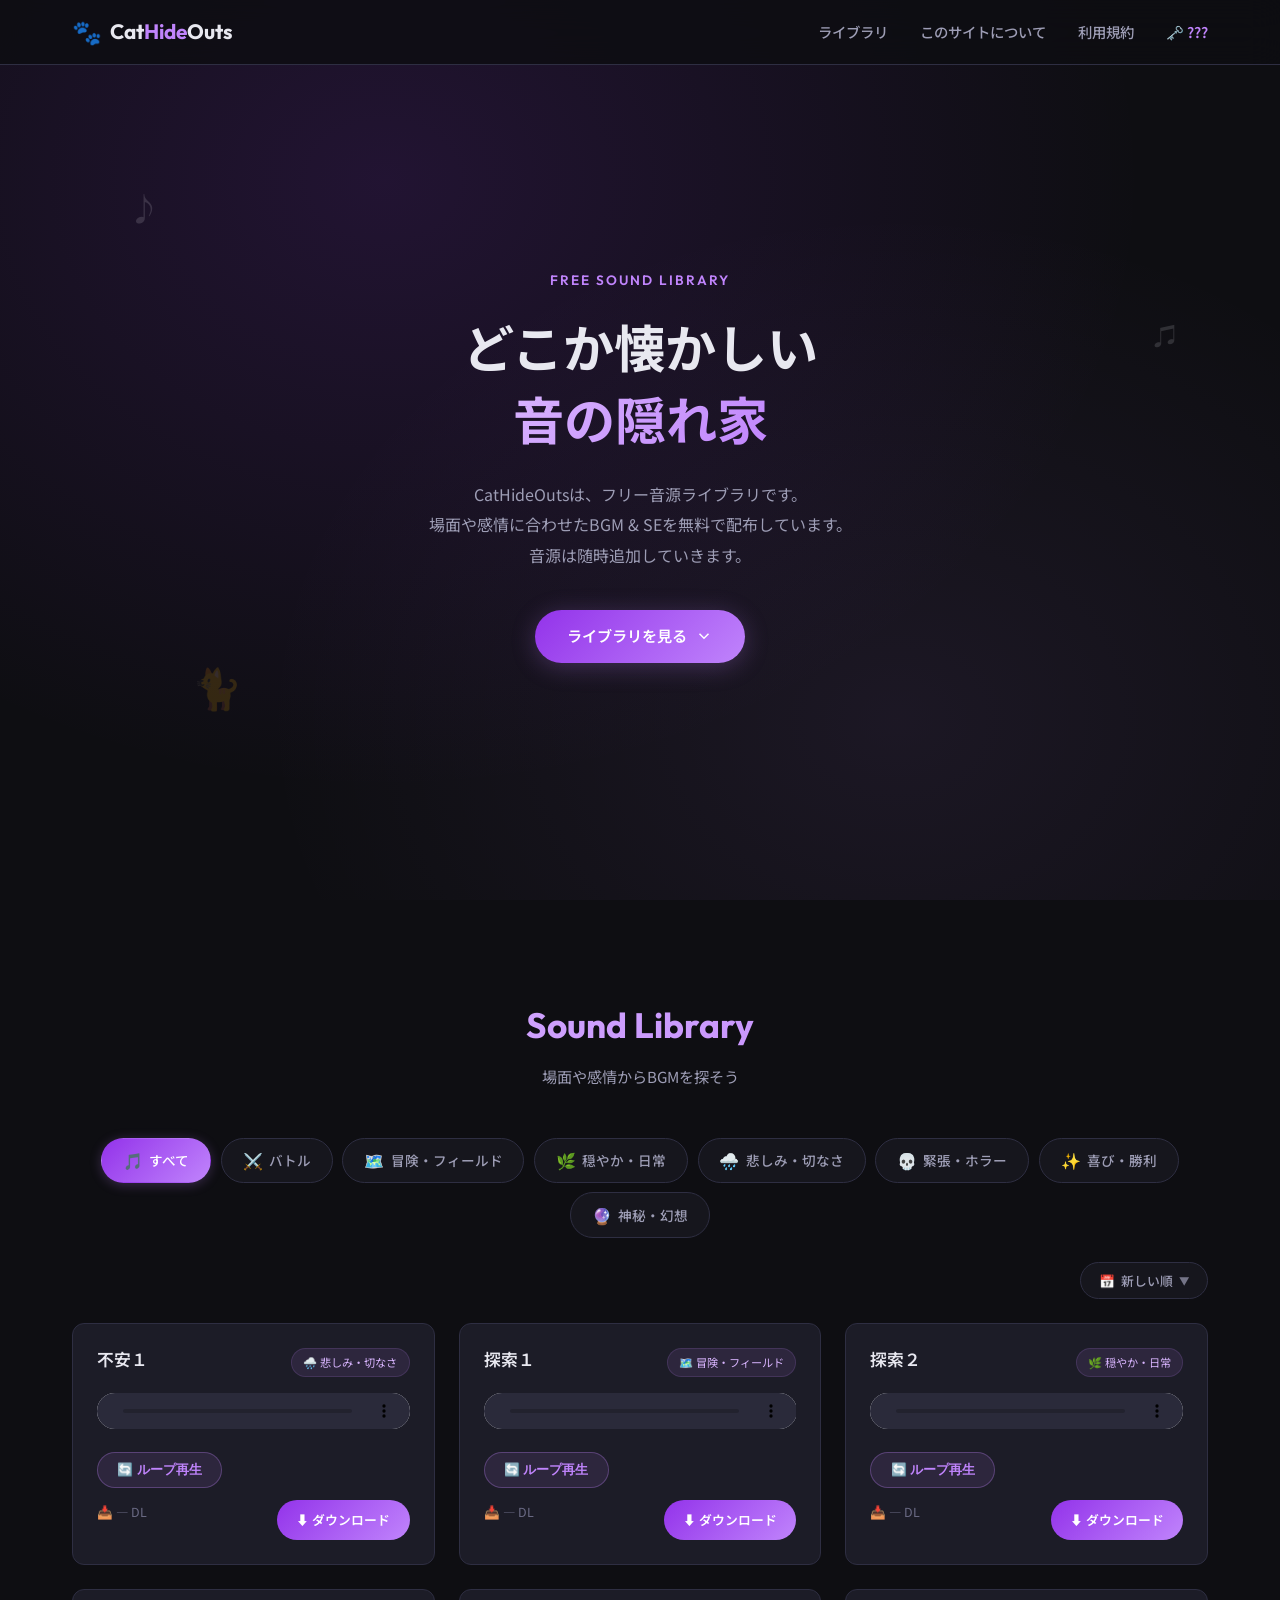
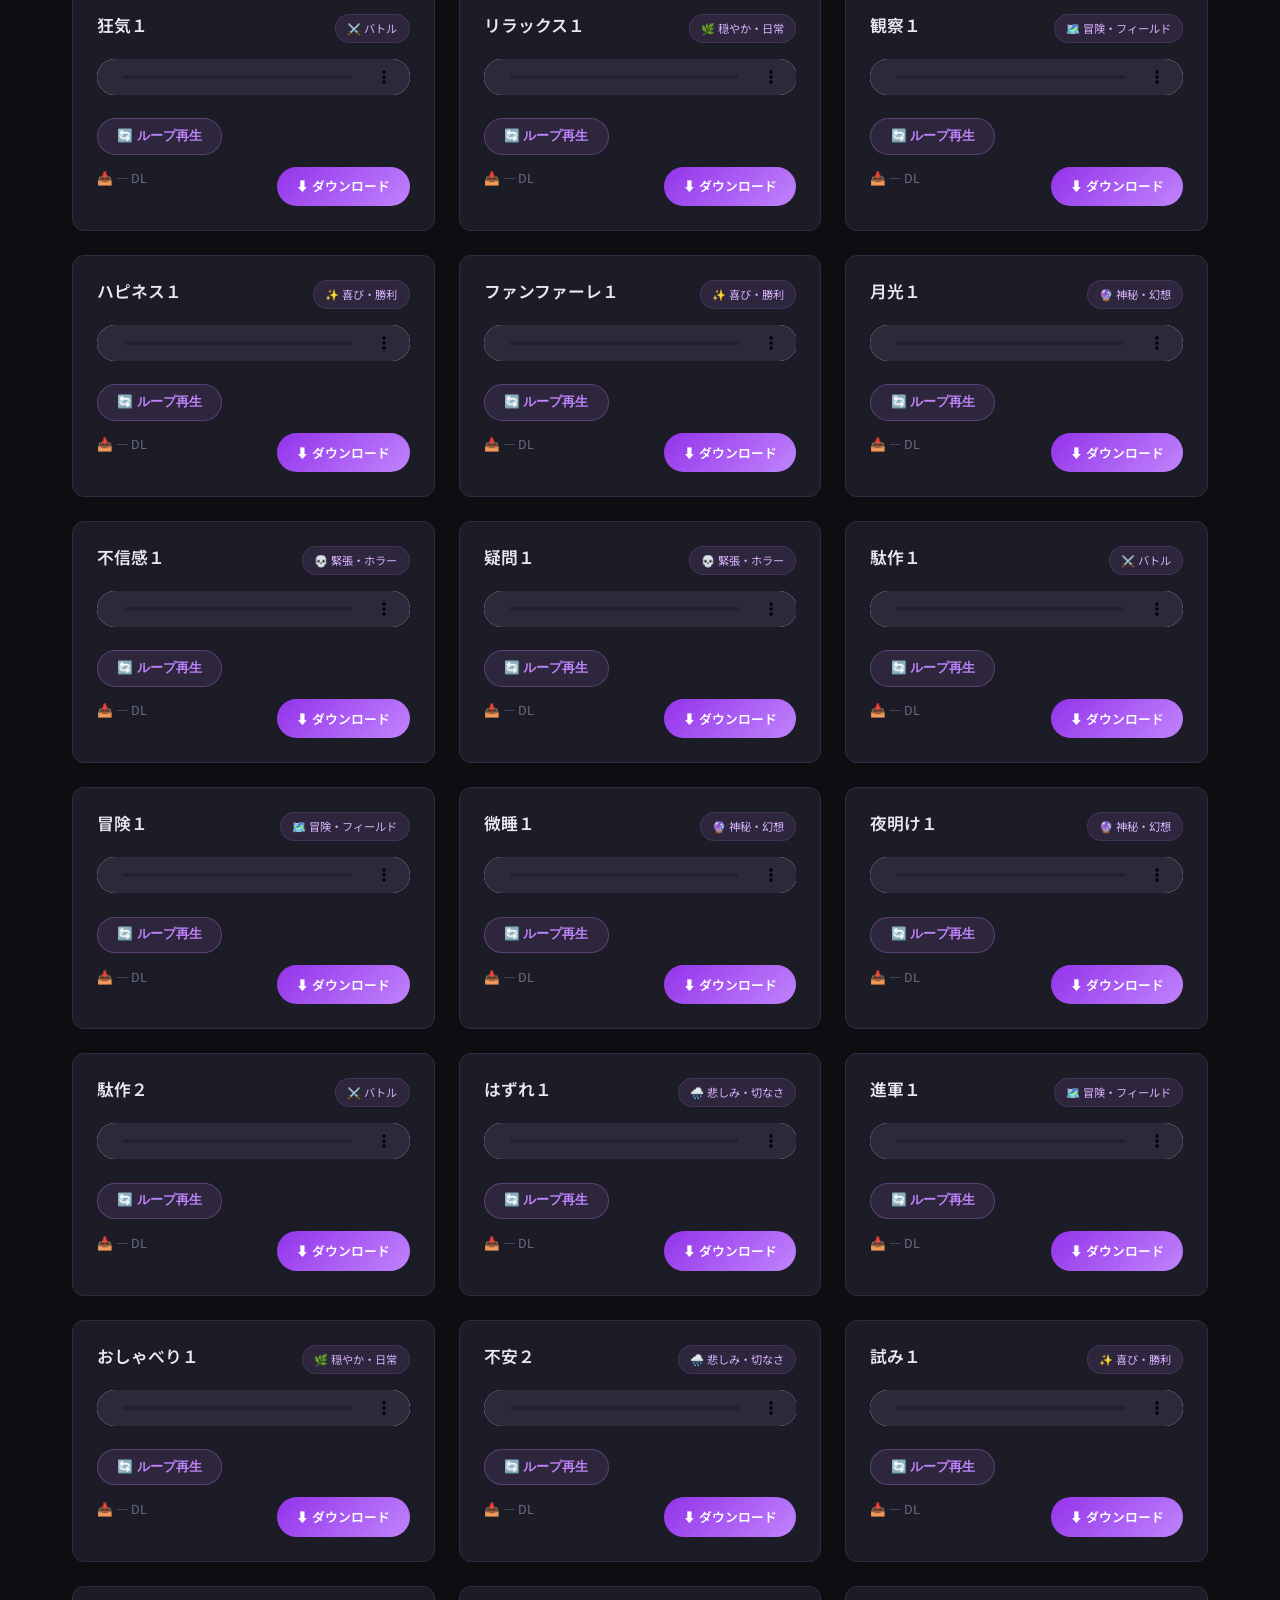
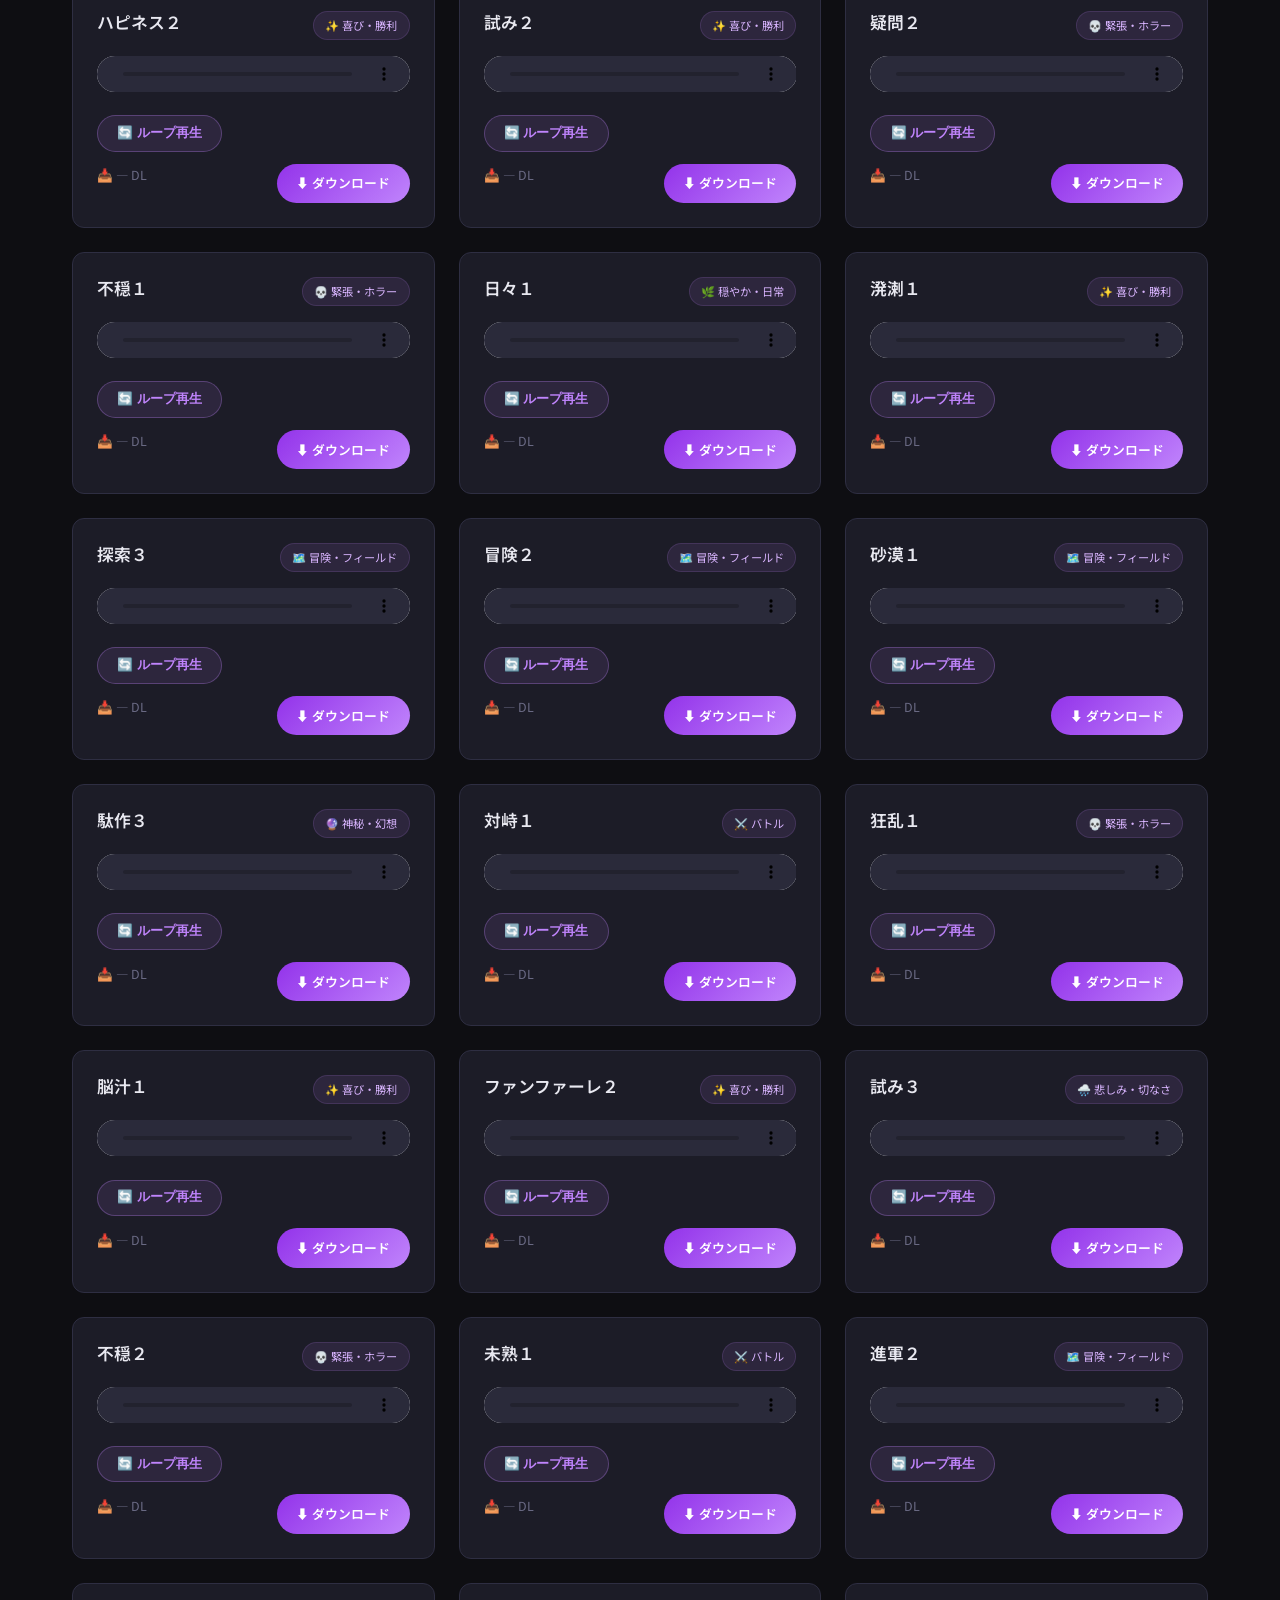
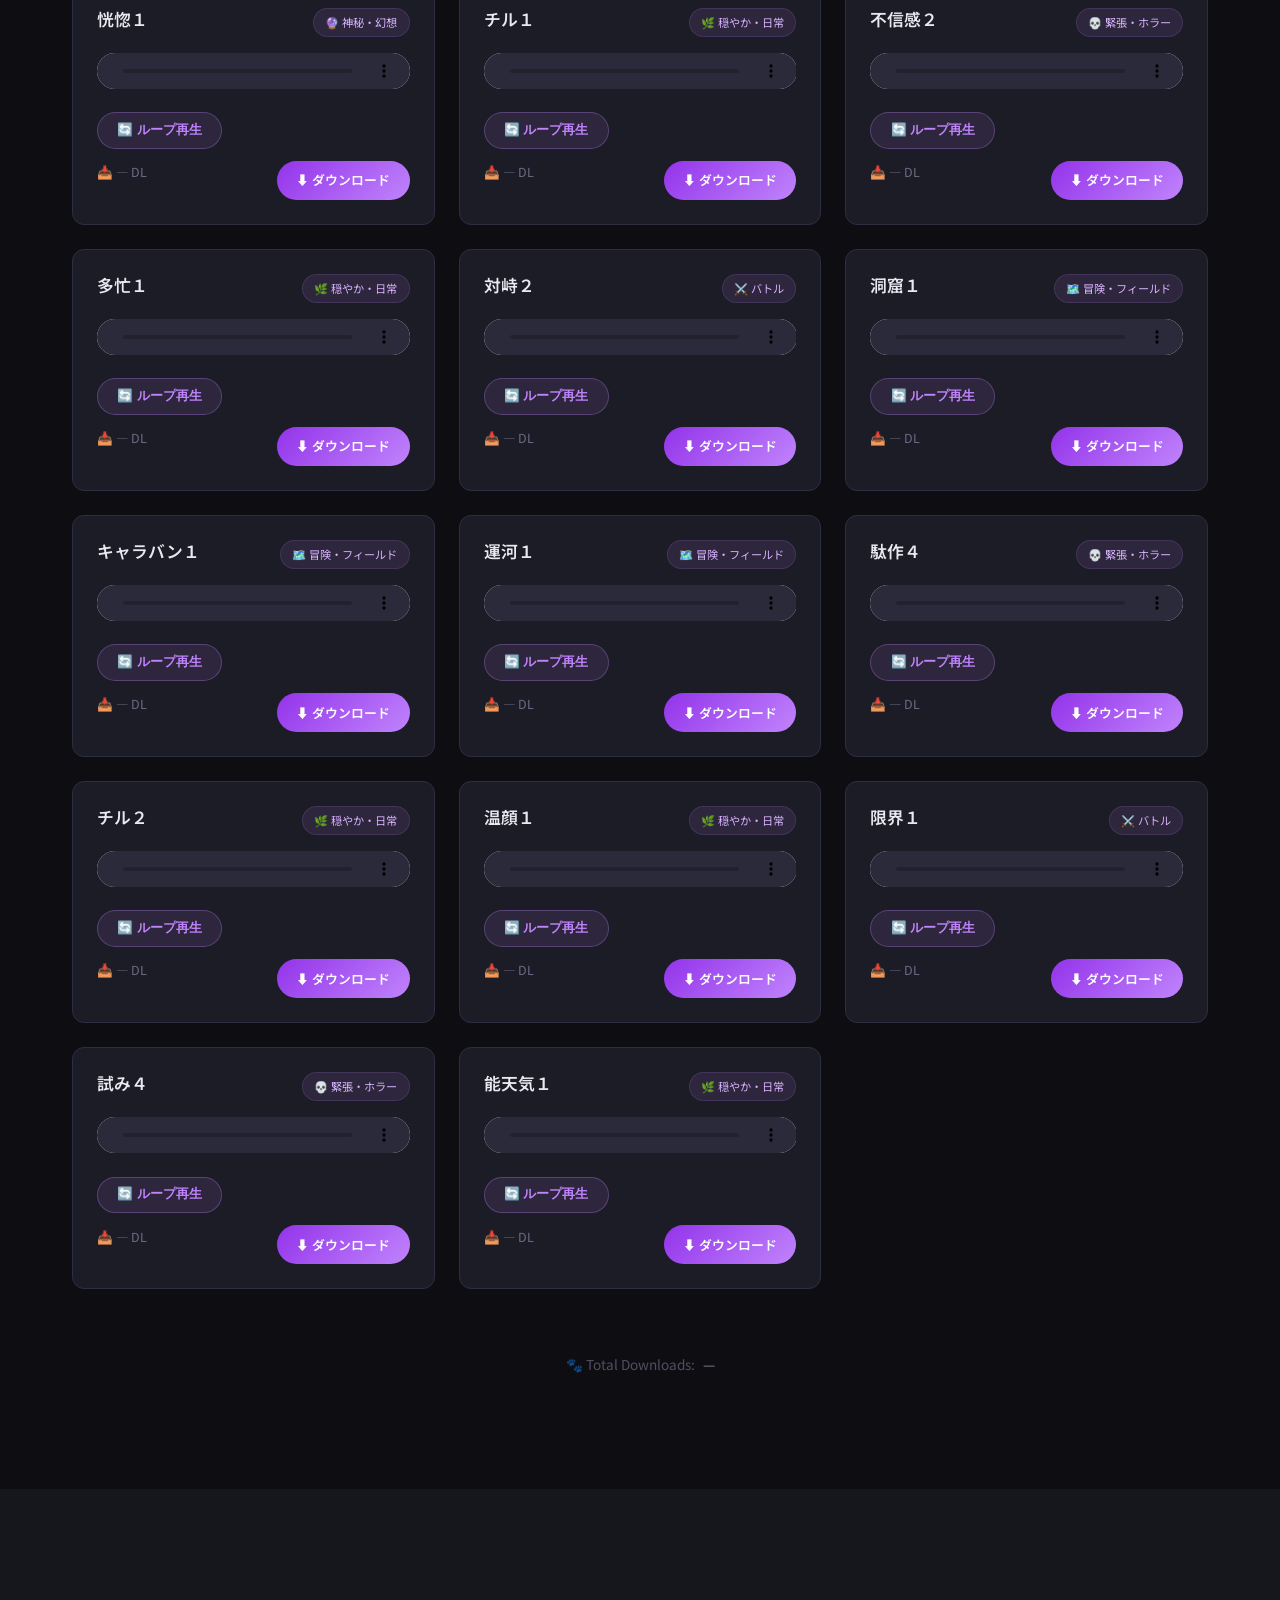
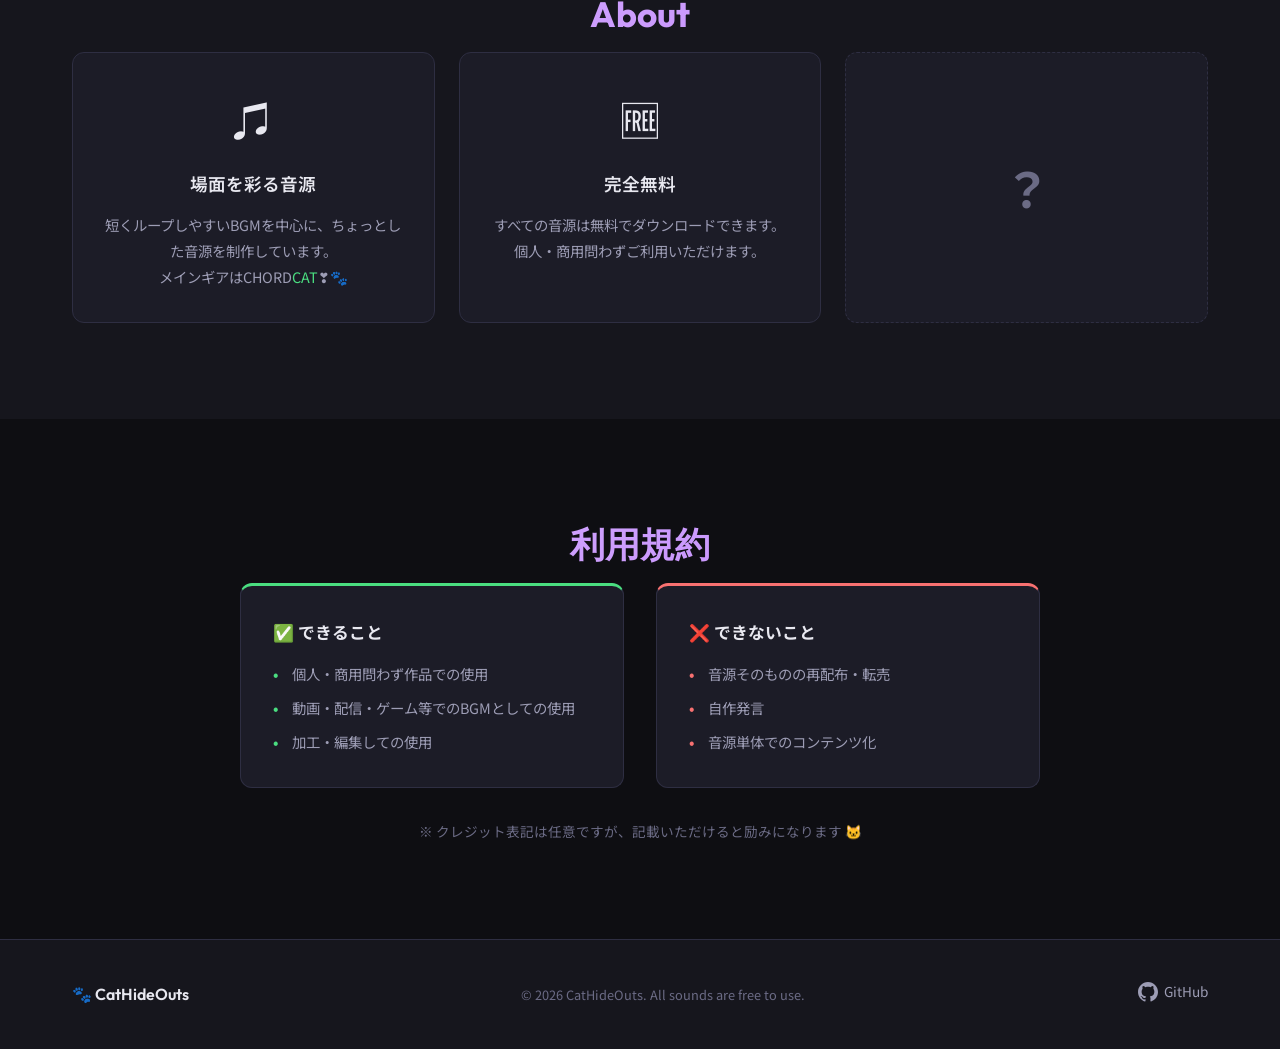
<file: docs/index.html>
<!DOCTYPE html>
<html lang="ja">
<head>
    <meta charset="UTF-8">
    <meta name="viewport" content="width=device-width, initial-scale=1.0">
    <title>フリー音源・無料BGM配布サイト | CatHideOuts - 商用利用可能な音楽素材ライブラリ</title>
    <meta name="description" content="CatHideOuts（キャットハイドアウツ）は無料でBGM・効果音をダウンロードできるフリー音源サイトです。バトル、冒険、日常、ホラーなど場面や感情に合わせた高品質な音楽素材を配布。個人・商用問わず利用可能。ゲーム、動画、配信のBGMに最適な音源ライブラリ。">
    <meta name="keywords" content="フリー音源,無料,BGM,音楽素材,効果音,商用利用可,ゲームBGM,動画BGM,配信BGM,ループ音源,著作権フリー,無料ダウンロード,フリー素材,音源ライブラリ">
    
    <!-- Open Graph / Facebook -->
    <meta property="og:type" content="website">
    <meta property="og:url" content="https://gomi-kuzu.github.io/cat-hideouts/">
    <meta property="og:title" content="フリー音源・無料BGM配布サイト | CatHideOuts">
    <meta property="og:description" content="ここは音の隠れ家。気軽に使える音源が、静かに集まる場所。">
    <meta property="og:image" content="https://gomi-kuzu.github.io/cat-hideouts/og-image.png">
    <meta property="og:locale" content="ja_JP">
    <meta property="og:site_name" content="CatHideOuts">
    
    <!-- Twitter Card -->
    <meta name="twitter:card" content="summary_large_image">
    <meta name="twitter:title" content="フリー音源・無料BGM配布サイト | CatHideOuts">
    <meta name="twitter:description" content="ここは音の隠れ家。気軽に使える音源が、静かに集まる場所。">
    <meta name="twitter:image" content="https://gomi-kuzu.github.io/cat-hideouts/og-image.png">
    
    <!-- Additional SEO -->
    <meta name="author" content="CatHideOuts">
    <meta name="robots" content="index, follow">
    <link rel="canonical" href="https://gomi-kuzu.github.io/cat-hideouts/">
    <meta name="theme-color" content="#1a1a2e">
    
    <!-- JSON-LD Structured Data -->
    <script type="application/ld+json">
    {
      "@context": "https://schema.org",
      "@type": "WebSite",
      "name": "CatHideOuts",
      "alternateName": "キャットハイドアウツ",
      "url": "https://gomi-kuzu.github.io/cat-hideouts/",
      "description": "無料でBGM・効果音をダウンロードできるフリー音源サイト",
      "publisher": {
        "@type": "Organization",
        "name": "CatHideOuts"
      },
      "potentialAction": {
        "@type": "SearchAction",
        "target": "https://gomi-kuzu.github.io/cat-hideouts/#library?q={search_term_string}",
        "query-input": "required name=search_term_string"
      }
    }
    </script>
    
    <link rel="stylesheet" href="style.css">
    <link rel="preconnect" href="https://fonts.googleapis.com">
    <link rel="preconnect" href="https://fonts.gstatic.com" crossorigin>
    <link href="https://fonts.googleapis.com/css2?family=Outfit:wght@300;400;500;600;700&family=Noto+Sans+JP:wght@300;400;500;700&display=swap" rel="stylesheet">
</head>
<body>

    <!-- ========== HEADER ========== -->
    <header class="site-header">
        <div class="header-inner">
            <a href="#" class="logo">
                <span class="logo-icon">🐾</span>
                <span class="logo-text">Cat<span class="accent">Hide</span>Outs</span>
            </a>
            <nav class="global-nav">
                <a href="#library">ライブラリ</a>
                <a href="#about">このサイトについて</a>
                <a href="#license">利用規約</a>
                <a href="game/" class="nav-game">🗝️ ???</a>
            </nav>
            <button class="mobile-menu-btn" aria-label="メニューを開く">
                <span></span><span></span><span></span>
            </button>
        </div>
    </header>

    <!-- ========== HERO ========== -->
    <section class="hero">
        <div class="hero-bg"></div>
        <div class="hero-content">
            <p class="hero-sub">Free Sound Library</p>
            <h1 class="hero-title">
                どこか懐かしい<br>
                <span class="accent">音の隠れ家</span>
            </h1>
            <p class="hero-desc">
                CatHideOutsは、フリー音源ライブラリです。<br>
                場面や感情に合わせたBGM &amp; SEを無料で配布しています。<br>
                音源は随時追加していきます。
            </p>
            <a href="#library" class="btn btn-primary">
                <span>ライブラリを見る</span>
                <svg width="18" height="18" viewBox="0 0 24 24" fill="none" stroke="currentColor" stroke-width="2"><path d="M6 9l6 6 6-6"/></svg>
            </a>
        </div>
        <!-- floating notes decoration -->
        <div class="hero-deco hero-deco--1">♪</div>
        <div class="hero-deco hero-deco--2">♫</div>
        <div class="hero-deco hero-deco--3">🐈</div>
    </section>

    <!-- ========== LIBRARY ========== -->
    <section id="library" class="library">
        <div class="container">
            <h2 class="section-title">Sound Library</h2>
            <p class="section-subtitle">場面や感情からBGMを探そう</p>

            <!-- Category Filter -->
            <div class="category-filter">
                <button class="filter-btn active" data-category="all">
                    <span class="filter-icon">🎵</span> すべて
                </button>
                <button class="filter-btn" data-category="battle">
                    <span class="filter-icon">⚔️</span> バトル
                </button>
                <button class="filter-btn" data-category="adventure">
                    <span class="filter-icon">🗺️</span> 冒険・フィールド
                </button>
                <button class="filter-btn" data-category="calm">
                    <span class="filter-icon">🌿</span> 穏やか・日常
                </button>
                <button class="filter-btn" data-category="sad">
                    <span class="filter-icon">🌧️</span> 悲しみ・切なさ
                </button>
                <button class="filter-btn" data-category="tension">
                    <span class="filter-icon">💀</span> 緊張・ホラー
                </button>
                <button class="filter-btn" data-category="happy">
                    <span class="filter-icon">✨</span> 喜び・勝利
                </button>
                <button class="filter-btn" data-category="mysterious">
                    <span class="filter-icon">🔮</span> 神秘・幻想
                </button>
            </div>

            <!-- Sort Control -->
            <div class="sort-control">
                <button class="btn-sort" id="sortToggle">
                    <span>📅</span>
                    <span class="sort-label">新しい順</span>
                    <span class="sort-arrow">▼</span>
                </button>
            </div>

            <!-- Track Grid -->
            <div class="track-grid" id="trackGrid">
                <!-- トラックカードはJSで動的に生成されます -->
            </div>

            <div class="empty-state" id="emptyState" style="display: none;">
                <p>🐾 このカテゴリにはまだ曲がありません</p>
            </div>

            <!-- Total Downloads -->
            <div class="library-stats" id="libraryStats">
                <span class="stats-label">🐾 Total Downloads:</span>
                <span class="stats-count" id="totalDownloads">集計中...</span>
            </div>
        </div>
    </section>

    <!-- ========== ABOUT ========== -->
    <section id="about" class="about">
        <div class="container">
            <h2 class="section-title">About</h2>
            <div class="about-grid">
                <div class="about-card">
                    <div class="about-icon">♫</div>
                    <h3>場面を彩る音源</h3>
                    <p>短くループしやすいBGMを中心に、ちょっとした音源を制作しています。</p>
                    <p>メインギアはCHORD<span class="cat-accent">CAT</span>❣🐾</p>
                </div>
                <div class="about-card">
                    <div class="about-icon">🆓</div>
                    <h3>完全無料</h3>
                    <p>すべての音源は無料でダウンロードできます。個人・商用問わずご利用いただけます。</p>
                </div>
                <a href="game/" class="about-card about-card--secret">
                    <div class="secret-icon">？</div>
                </a>

            </div>
        </div>
    </section>

    <!-- ========== LICENSE ========== -->
    <section id="license" class="license">
        <div class="container">
            <h2 class="section-title">利用規約</h2>
            <div class="license-content">
                <div class="license-ok">
                    <h3>✅ できること</h3>
                    <ul>
                        <li>個人・商用問わず作品での使用</li>
                        <li>動画・配信・ゲーム等でのBGMとしての使用</li>
                        <li>加工・編集しての使用</li>
                    </ul>
                </div>
                <div class="license-ng">
                    <h3>❌ できないこと</h3>
                    <ul>
                        <li>音源そのものの再配布・転売</li>
                        <li>自作発言</li>
                        <li>音源単体でのコンテンツ化</li>
                    </ul>
                </div>
            </div>
            <p class="license-note">※ クレジット表記は任意ですが、記載いただけると励みになります 🐱</p>
        </div>
    </section>

    <!-- ========== FOOTER ========== -->
    <footer class="site-footer">
        <div class="container">
            <div class="footer-inner">
                <p class="footer-logo">🐾 CatHideOuts</p>
                <p class="footer-copy">&copy; 2026 CatHideOuts. All sounds are free to use.</p>
                <div class="footer-links">
                    <a href="https://github.com/gomi-kuzu/cat-hideouts" target="_blank" rel="noopener">
                        <svg width="20" height="20" viewBox="0 0 24 24" fill="currentColor"><path d="M12 0C5.37 0 0 5.37 0 12c0 5.3 3.438 9.8 8.205 11.385.6.113.82-.258.82-.577 0-.285-.01-1.04-.015-2.04-3.338.724-4.042-1.61-4.042-1.61-.546-1.385-1.335-1.755-1.335-1.755-1.087-.744.084-.729.084-.729 1.205.084 1.838 1.236 1.838 1.236 1.07 1.835 2.809 1.305 3.495.998.108-.776.417-1.305.76-1.605-2.665-.3-5.466-1.332-5.466-5.93 0-1.31.465-2.38 1.235-3.22-.135-.303-.54-1.523.105-3.176 0 0 1.005-.322 3.3 1.23.96-.267 1.98-.399 3-.405 1.02.006 2.04.138 3 .405 2.28-1.552 3.285-1.23 3.285-1.23.645 1.653.24 2.873.12 3.176.765.84 1.23 1.91 1.23 3.22 0 4.61-2.805 5.625-5.475 5.92.42.36.81 1.096.81 2.22 0 1.605-.015 2.896-.015 3.286 0 .315.21.69.825.57C20.565 21.795 24 17.295 24 12c0-6.63-5.37-12-12-12z"/></svg>
                        GitHub
                    </a>
                </div>
            </div>
        </div>
    </footer>

    <script src="app.js"></script>
</body>
</html>
</file>
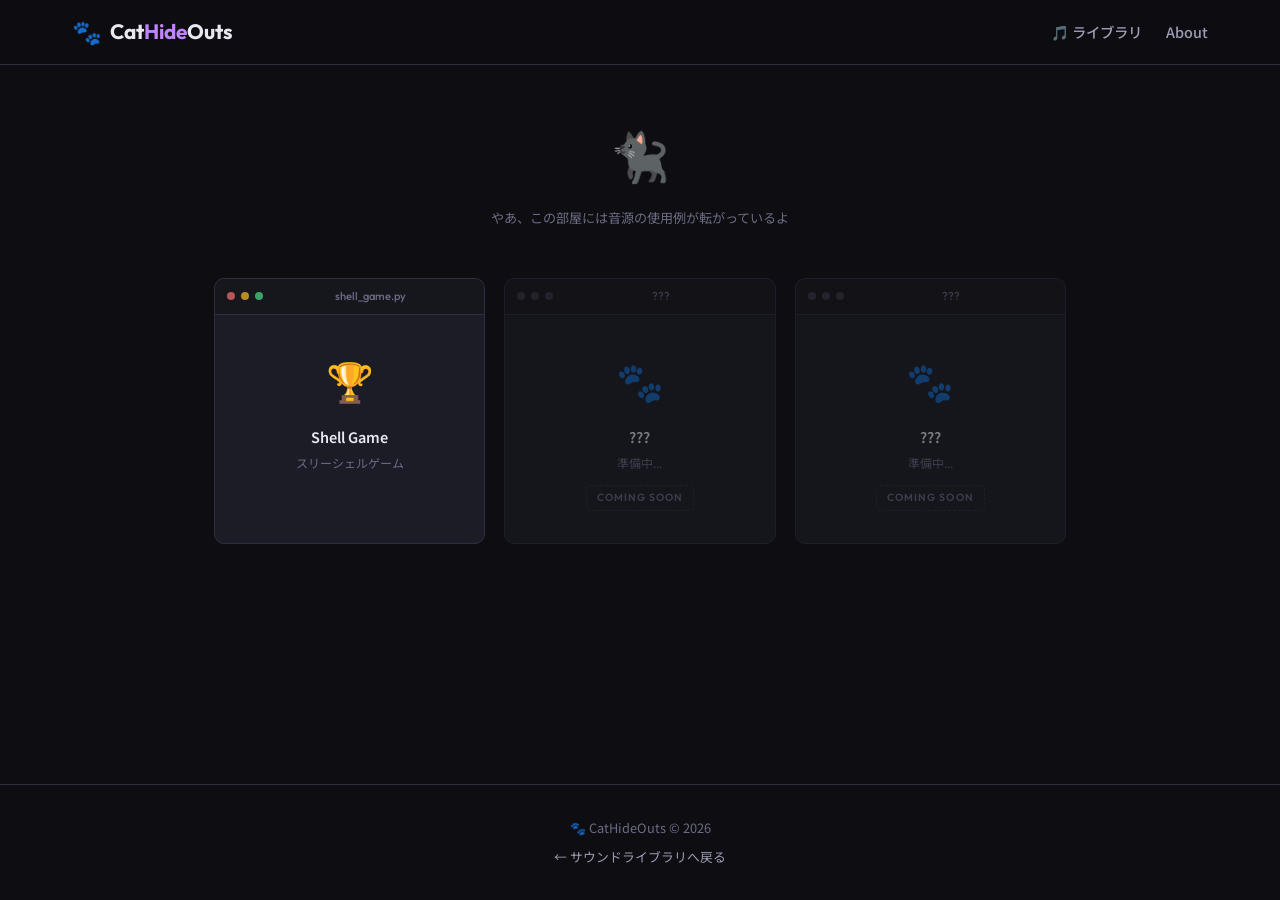
<file: docs/game/index.html>
<!DOCTYPE html>
<html lang="ja">
<head>
    <meta charset="UTF-8">
    <meta name="viewport" content="width=device-width, initial-scale=1.0">
    <title>隠れ家 — CatHideOuts</title>
    <meta name="description" content="CatHideOutsの隠れ家。ブラウザで遊べるミニゲームのギャラリー。">
    <link rel="preconnect" href="https://fonts.googleapis.com">
    <link rel="preconnect" href="https://fonts.gstatic.com" crossorigin>
    <link href="https://fonts.googleapis.com/css2?family=Outfit:wght@300;400;500;600;700&family=Noto+Sans+JP:wght@300;400;500;700&display=swap" rel="stylesheet">
    <style>
        *, *::before, *::after { margin: 0; padding: 0; box-sizing: border-box; }

        :root {
            --bg-primary: #0e0e12;
            --bg-secondary: #16161d;
            --bg-card: #1c1c27;
            --bg-card-hover: #22222f;
            --border: #2e2e42;
            --text-primary: #e8e8f0;
            --text-secondary: #9d9db5;
            --text-muted: #6b6b85;
            --accent: #c084fc;
            --accent-light: #d8b4fe;
            --accent-dark: #9333ea;
            --accent-glow: rgba(192, 132, 252, 0.25);
            --font-en: 'Outfit', sans-serif;
            --font-ja: 'Noto Sans JP', sans-serif;
            --transition: 0.3s cubic-bezier(0.4, 0, 0.2, 1);
        }

        html { scroll-behavior: smooth; }

        body {
            font-family: var(--font-ja);
            background: var(--bg-primary);
            color: var(--text-primary);
            line-height: 1.7;
            min-height: 100vh;
            display: flex;
            flex-direction: column;
        }

        a { color: var(--accent-light); text-decoration: none; transition: color var(--transition); }
        a:hover { color: var(--accent); }

        /* ── Header ── */
        .site-header {
            position: sticky;
            top: 0;
            z-index: 1000;
            background: rgba(14, 14, 18, 0.9);
            backdrop-filter: blur(16px);
            -webkit-backdrop-filter: blur(16px);
            border-bottom: 1px solid var(--border);
        }
        .header-inner {
            max-width: 1200px;
            margin: 0 auto;
            padding: 0 2rem;
            display: flex;
            align-items: center;
            justify-content: space-between;
            height: 64px;
        }
        .logo {
            display: flex; align-items: center; gap: 0.5rem;
            font-family: var(--font-en); font-weight: 700; font-size: 1.3rem;
            color: var(--text-primary); text-decoration: none;
        }
        .logo:hover { color: var(--text-primary); }
        .logo-icon { font-size: 1.5rem; }
        .logo .accent { color: var(--accent); }

        .nav-links { display: flex; gap: 1.5rem; align-items: center; }
        .nav-links a {
            color: var(--text-secondary); font-size: 0.9rem; font-weight: 500;
        }
        .nav-links a:hover { color: var(--text-primary); }

        /* ── Gallery Page ── */
        .gallery-page {
            flex: 1;
            display: flex;
            flex-direction: column;
            align-items: center;
            padding: 3rem 1.5rem;
            max-width: 900px;
            margin: 0 auto;
            width: 100%;
        }

        /* ── Entrance ── */
        .entrance {
            text-align: center;
            margin-bottom: 3rem;
        }

        .entrance-cat {
            font-size: 3rem;
            margin-bottom: 0.8rem;
            display: inline-block;
            animation: sway 3s ease-in-out infinite;
        }

        @keyframes sway {
            0%, 100% { transform: rotate(-3deg); }
            50% { transform: rotate(3deg); }
        }

        .entrance h1 {
            font-family: var(--font-ja);
            font-size: 1.4rem;
            font-weight: 600;
            color: var(--text-secondary);
            margin-bottom: 0.4rem;
        }

        .entrance h1 .glow {
            background: linear-gradient(135deg, var(--accent-light), var(--accent));
            -webkit-background-clip: text;
            -webkit-text-fill-color: transparent;
            background-clip: text;
        }

        .entrance p {
            color: var(--text-muted);
            font-size: 0.82rem;
        }

        /* ── Game Grid ── */
        .game-grid {
            display: grid;
            grid-template-columns: repeat(auto-fill, minmax(220px, 1fr));
            gap: 1.2rem;
            width: 100%;
        }

        /* ── Game Window ── */
        .game-window {
            position: relative;
            background: var(--bg-card);
            border: 1px solid var(--border);
            border-radius: 10px;
            overflow: hidden;
            transition: all var(--transition);
            display: flex;
            flex-direction: column;
        }

        /* タイトルバー */
        .window-titlebar {
            display: flex;
            align-items: center;
            gap: 6px;
            padding: 8px 12px;
            background: var(--bg-secondary);
            border-bottom: 1px solid var(--border);
            user-select: none;
        }

        .window-dot {
            width: 8px;
            height: 8px;
            border-radius: 50%;
            background: var(--text-muted);
            opacity: 0.4;
        }

        .window-dot--close { background: #f87171; opacity: 0.7; }
        .window-dot--mini  { background: #fbbf24; opacity: 0.7; }
        .window-dot--full  { background: #4ade80; opacity: 0.7; }

        .window-title {
            font-family: var(--font-en);
            font-size: 0.7rem;
            font-weight: 500;
            color: var(--text-muted);
            margin-left: auto;
            margin-right: auto;
        }

        /* ウインドウ本体 */
        .window-body {
            display: flex;
            flex-direction: column;
            align-items: center;
            justify-content: center;
            padding: 2rem 1rem;
            min-height: 180px;
            text-decoration: none;
            color: inherit;
            cursor: pointer;
        }

        .window-icon {
            font-size: 2.4rem;
            margin-bottom: 0.8rem;
            transition: transform var(--transition);
        }

        .window-name {
            font-size: 0.9rem;
            font-weight: 600;
            color: var(--text-primary);
            margin-bottom: 0.3rem;
            text-align: center;
        }

        .window-desc {
            font-size: 0.75rem;
            color: var(--text-muted);
            text-align: center;
            line-height: 1.5;
        }

        /* プレイ可能なウインドウ */
        .game-window--playable:hover {
            border-color: var(--accent);
            background: var(--bg-card-hover);
            transform: translateY(-4px);
            box-shadow: 0 8px 28px rgba(0, 0, 0, 0.35), 0 0 0 1px var(--accent-glow);
        }

        .game-window--playable:hover .window-icon {
            transform: scale(1.15);
        }

        .game-window--playable:hover .window-dot--close { opacity: 1; }
        .game-window--playable:hover .window-dot--mini  { opacity: 1; }
        .game-window--playable:hover .window-dot--full  { opacity: 1; }

        .game-window--playable .window-body::after {
            content: '▶ PLAY';
            display: block;
            margin-top: 1rem;
            font-family: var(--font-en);
            font-size: 0.7rem;
            font-weight: 600;
            letter-spacing: 0.1em;
            color: var(--accent);
            opacity: 0;
            transform: translateY(4px);
            transition: all var(--transition);
        }

        .game-window--playable:hover .window-body::after {
            opacity: 1;
            transform: translateY(0);
        }

        /* Coming Soon ウインドウ */
        .game-window--soon {
            opacity: 0.5;
        }

        .game-window--soon .window-body {
            cursor: default;
        }

        .window-soon-badge {
            display: inline-block;
            margin-top: 0.8rem;
            font-family: var(--font-en);
            font-size: 0.65rem;
            font-weight: 600;
            letter-spacing: 0.1em;
            color: var(--text-muted);
            padding: 3px 10px;
            border: 1px dashed var(--border);
            border-radius: 4px;
        }

        /* ── Footer ── */
        .site-footer {
            text-align: center;
            padding: 2rem 1rem;
            border-top: 1px solid var(--border);
            color: var(--text-muted);
            font-size: 0.8rem;
        }
        .site-footer a { color: var(--text-secondary); }
        .site-footer a:hover { color: var(--accent); }

        .back-link {
            display: inline-flex;
            align-items: center;
            gap: 0.3rem;
            color: var(--text-muted);
            font-size: 0.8rem;
            margin-top: 0.5rem;
        }

        /* ── Responsive ── */
        @media (max-width: 600px) {
            .gallery-page { padding: 2rem 1rem; }
            .game-grid {
                grid-template-columns: repeat(auto-fill, minmax(160px, 1fr));
                gap: 0.8rem;
            }
            .window-body { padding: 1.5rem 0.8rem; min-height: 150px; }
            .window-icon { font-size: 2rem; }
            .entrance-cat { font-size: 2.5rem; }
            .entrance h1 { font-size: 1.2rem; }
        }
    </style>
</head>
<body>

    <!-- ========== HEADER ========== -->
    <header class="site-header">
        <div class="header-inner">
            <a href="../" class="logo">
                <span class="logo-icon">🐾</span>
                <span class="logo-text">Cat<span class="accent">Hide</span>Outs</span>
            </a>
            <nav class="nav-links">
                <a href="../">🎵 ライブラリ</a>
                <a href="../#about">About</a>
            </nav>
        </div>
    </header>

    <!-- ========== GALLERY ========== -->
    <main class="gallery-page">

        <div class="entrance">
            <div class="entrance-cat">🐈‍⬛</div>
            <p>やあ、この部屋には音源の使用例が転がっているよ</p>
        </div>

        <div class="game-grid">

            <!-- ═══════ Game 1: Shell Game (playable) ═══════ -->
            <div class="game-window game-window--playable">
                <div class="window-titlebar">
                    <span class="window-dot window-dot--close"></span>
                    <span class="window-dot window-dot--mini"></span>
                    <span class="window-dot window-dot--full"></span>
                    <span class="window-title">shell_game.py</span>
                </div>
                <a href="shell-game/" class="window-body">
                    <div class="window-icon">🏆</div>
                    <div class="window-name">Shell Game</div>
                    <div class="window-desc">スリーシェルゲーム</div>
                </a>
            </div>

            <!-- ═══════ Game 2: Coming Soon ═══════ -->
            <div class="game-window game-window--soon">
                <div class="window-titlebar">
                    <span class="window-dot"></span>
                    <span class="window-dot"></span>
                    <span class="window-dot"></span>
                    <span class="window-title">???</span>
                </div>
                <div class="window-body">
                    <div class="window-icon">🐾</div>
                    <div class="window-name">???</div>
                    <div class="window-desc">準備中...</div>
                    <span class="window-soon-badge">COMING SOON</span>
                </div>
            </div>

            <!-- ═══════ Game 3: Coming Soon ═══════ -->
            <div class="game-window game-window--soon">
                <div class="window-titlebar">
                    <span class="window-dot"></span>
                    <span class="window-dot"></span>
                    <span class="window-dot"></span>
                    <span class="window-title">???</span>
                </div>
                <div class="window-body">
                    <div class="window-icon">🐾</div>
                    <div class="window-name">???</div>
                    <div class="window-desc">準備中...</div>
                    <span class="window-soon-badge">COMING SOON</span>
                </div>
            </div>

            <!--
                ═══════ 新しいゲームを追加するテンプレート ═══════

                1. 下の HTML をコピーしてこの上に貼り付け
                2. game-window- -soon → game-window- -playable に変更
                3. window-body を <a href="new-game/"> タグに変更
                4. window-soon-badge を削除
                5. ドットを window-dot- -close / mini / full に変更
                6. アイコン・タイトル・説明を書き換え

                <div class="game-window game-window--playable">
                    <div class="window-titlebar">
                        <span class="window-dot window-dot--close"></span>
                        <span class="window-dot window-dot--mini"></span>
                        <span class="window-dot window-dot--full"></span>
                        <span class="window-title">new_game.py</span>
                    </div>
                    <a href="new-game/" class="window-body">
                        <div class="window-icon">🎮</div>
                        <div class="window-name">New Game</div>
                        <div class="window-desc">ゲームの説明文</div>
                    </a>
                </div>
            -->

        </div>
    </main>

    <!-- ========== FOOTER ========== -->
    <footer class="site-footer">
        <p>🐾 CatHideOuts &copy; 2026</p>
        <a href="../" class="back-link">← サウンドライブラリへ戻る</a>
    </footer>

</body>
</html>
</file>
<file: docs/style.css>
/* ============================================
   CatHideOuts — Style Sheet
   ============================================ */

/* ---------- Reset & Base ---------- */
*,
*::before,
*::after {
    margin: 0;
    padding: 0;
    box-sizing: border-box;
}

:root {
    /* Colors */
    --bg-primary: #0e0e12;
    --bg-secondary: #16161d;
    --bg-card: #1c1c27;
    --bg-card-hover: #22222f;
    --surface: #2a2a3a;
    --border: #2e2e42;
    --text-primary: #e8e8f0;
    --text-secondary: #9d9db5;
    --text-muted: #6b6b85;
    --accent: #c084fc;          /* purple-400 */
    --accent-light: #d8b4fe;    /* purple-300 */
    --accent-dark: #9333ea;     /* purple-600 */
    --accent-glow: rgba(192, 132, 252, 0.25);
    --success: #4ade80;
    --danger: #f87171;

    /* Typography */
    --font-en: 'Outfit', sans-serif;
    --font-ja: 'Noto Sans JP', sans-serif;

    /* Spacing */
    --container-width: 1200px;
    --section-padding: 6rem 0;
    --radius: 12px;
    --radius-sm: 8px;

    /* Transitions */
    --transition: 0.3s cubic-bezier(0.4, 0, 0.2, 1);
}

html {
    scroll-behavior: smooth;
    scroll-padding-top: 80px;
}

body {
    font-family: var(--font-ja);
    background: var(--bg-primary);
    color: var(--text-primary);
    line-height: 1.7;
    overflow-x: hidden;
    -webkit-font-smoothing: antialiased;
}

a {
    color: var(--accent-light);
    text-decoration: none;
    transition: color var(--transition);
}

a:hover {
    color: var(--accent);
}

img {
    max-width: 100%;
    display: block;
}

.container {
    max-width: var(--container-width);
    margin: 0 auto;
    padding: 0 2rem;
}

/* ---------- Section Titles ---------- */
.section-title {
    font-family: var(--font-en);
    font-size: 2.2rem;
    font-weight: 700;
    text-align: center;
    margin-bottom: 0.5rem;
    background: linear-gradient(135deg, var(--accent-light), var(--accent));
    -webkit-background-clip: text;
    -webkit-text-fill-color: transparent;
    background-clip: text;
}

.section-subtitle {
    text-align: center;
    color: var(--text-secondary);
    margin-bottom: 3rem;
    font-size: 0.95rem;
}

/* ---------- Accent Color ---------- */
.accent {
    color: var(--accent);
}

.cat-accent {
    color: var(--success);
}

/* ============================================
   HEADER
   ============================================ */
.site-header {
    position: fixed;
    top: 0;
    left: 0;
    width: 100%;
    z-index: 1000;
    background: rgba(14, 14, 18, 0.85);
    backdrop-filter: blur(16px);
    -webkit-backdrop-filter: blur(16px);
    border-bottom: 1px solid var(--border);
}

.header-inner {
    max-width: var(--container-width);
    margin: 0 auto;
    padding: 0 2rem;
    display: flex;
    align-items: center;
    justify-content: space-between;
    height: 64px;
}

.logo {
    display: flex;
    align-items: center;
    gap: 0.5rem;
    font-family: var(--font-en);
    font-weight: 700;
    font-size: 1.3rem;
    color: var(--text-primary);
    text-decoration: none;
}

.logo:hover {
    color: var(--text-primary);
}

.logo-icon {
    font-size: 1.5rem;
}

.logo .accent {
    -webkit-text-fill-color: var(--accent);
}

.global-nav {
    display: flex;
    gap: 2rem;
}

.global-nav a {
    color: var(--text-secondary);
    font-size: 0.9rem;
    font-weight: 500;
    transition: color var(--transition);
    position: relative;
}

.global-nav a::after {
    content: '';
    position: absolute;
    bottom: -4px;
    left: 0;
    width: 0;
    height: 2px;
    background: var(--accent);
    transition: width var(--transition);
}

.global-nav a:hover {
    color: var(--text-primary);
}

.global-nav a:hover::after {
    width: 100%;
}

/* Mobile menu button */
.mobile-menu-btn {
    display: none;
    flex-direction: column;
    gap: 5px;
    background: none;
    border: none;
    cursor: pointer;
    padding: 4px;
}

.mobile-menu-btn span {
    display: block;
    width: 22px;
    height: 2px;
    background: var(--text-primary);
    border-radius: 2px;
    transition: var(--transition);
}

/* ============================================
   HERO
   ============================================ */
.hero {
    position: relative;
    min-height: 100vh;
    display: flex;
    align-items: center;
    justify-content: center;
    text-align: center;
    padding: 6rem 2rem 4rem;
    overflow: hidden;
}

.hero-bg {
    position: absolute;
    inset: 0;
    background:
        radial-gradient(ellipse at 30% 20%, rgba(147, 51, 234, 0.15) 0%, transparent 60%),
        radial-gradient(ellipse at 70% 80%, rgba(192, 132, 252, 0.08) 0%, transparent 50%);
    z-index: 0;
}

.hero-content {
    position: relative;
    z-index: 1;
    max-width: 700px;
}

.hero-sub {
    font-family: var(--font-en);
    font-size: 0.85rem;
    font-weight: 600;
    letter-spacing: 0.15em;
    text-transform: uppercase;
    color: var(--accent);
    margin-bottom: 1.2rem;
}

.hero-title {
    font-family: var(--font-ja);
    font-size: clamp(2rem, 5vw, 3.2rem);
    font-weight: 700;
    line-height: 1.4;
    margin-bottom: 1.5rem;
}

.hero-title .accent {
    background: linear-gradient(135deg, var(--accent-light), var(--accent));
    -webkit-background-clip: text;
    -webkit-text-fill-color: transparent;
    background-clip: text;
}

.hero-desc {
    color: var(--text-secondary);
    font-size: 1rem;
    line-height: 1.9;
    margin-bottom: 2.5rem;
}

/* Hero decorations */
.hero-deco {
    position: absolute;
    font-size: 2rem;
    opacity: 0.15;
    animation: float 6s ease-in-out infinite;
    z-index: 0;
    user-select: none;
}

.hero-deco--1 {
    top: 20%;
    left: 10%;
    animation-delay: 0s;
}

.hero-deco--2 {
    top: 35%;
    right: 8%;
    animation-delay: 2s;
    font-size: 1.5rem;
}

.hero-deco--3 {
    bottom: 20%;
    left: 15%;
    animation-delay: 4s;
    font-size: 2.5rem;
}

@keyframes float {
    0%, 100% { transform: translateY(0) rotate(0deg); }
    50% { transform: translateY(-20px) rotate(5deg); }
}

/* ============================================
   BUTTONS
   ============================================ */
.btn {
    display: inline-flex;
    align-items: center;
    gap: 0.5rem;
    padding: 0.85rem 2rem;
    border-radius: 50px;
    font-size: 0.95rem;
    font-weight: 600;
    border: none;
    cursor: pointer;
    transition: all var(--transition);
    text-decoration: none;
}

.btn-primary {
    background: linear-gradient(135deg, var(--accent-dark), var(--accent));
    color: #fff;
    box-shadow: 0 4px 24px var(--accent-glow);
}

.btn-primary:hover {
    transform: translateY(-2px);
    box-shadow: 0 8px 32px var(--accent-glow);
    color: #fff;
}

.btn-sm {
    padding: 0.55rem 1.2rem;
    font-size: 0.8rem;
    border-radius: 50px;
}

.btn-outline {
    background: transparent;
    border: 1px solid var(--border);
    color: var(--text-primary);
}

.btn-outline:hover {
    border-color: var(--accent);
    color: var(--accent);
    background: rgba(192, 132, 252, 0.05);
}

.btn-download {
    background: linear-gradient(135deg, var(--accent-dark), var(--accent));
    color: #fff;
}

.btn-download:hover {
    transform: translateY(-1px);
    box-shadow: 0 4px 16px var(--accent-glow);
    color: #fff;
}

/* ============================================
   CATEGORY FILTER
   ============================================ */
.category-filter {
    display: flex;
    flex-wrap: wrap;
    justify-content: center;
    gap: 0.6rem;
    margin-bottom: 3rem;
}

.filter-btn {
    display: inline-flex;
    align-items: center;
    gap: 0.4rem;
    padding: 0.6rem 1.3rem;
    border-radius: 50px;
    border: 1px solid var(--border);
    background: var(--bg-secondary);
    color: var(--text-secondary);
    font-size: 0.85rem;
    font-weight: 500;
    cursor: pointer;
    transition: all var(--transition);
    font-family: var(--font-ja);
}

.filter-btn:hover {
    border-color: var(--accent);
    color: var(--text-primary);
    background: rgba(192, 132, 252, 0.06);
}

.filter-btn.active {
    background: linear-gradient(135deg, var(--accent-dark), var(--accent));
    border-color: transparent;
    color: #fff;
    box-shadow: 0 2px 12px var(--accent-glow);
}

.filter-icon {
    font-size: 1rem;
}

/* ============================================
   SORT CONTROL
   ============================================ */
.sort-control {
    display: flex;
    justify-content: flex-end;
    margin-bottom: 1.5rem;
    margin-top: -1.5rem;
}

.btn-sort {
    display: inline-flex;
    align-items: center;
    gap: 0.4rem;
    padding: 0.5rem 1.1rem;
    border-radius: 50px;
    border: 1px solid var(--border);
    background: var(--bg-secondary);
    color: var(--text-secondary);
    font-size: 0.8rem;
    font-weight: 500;
    cursor: pointer;
    transition: all var(--transition);
    font-family: var(--font-ja);
}

.btn-sort:hover {
    border-color: var(--accent);
    color: var(--text-primary);
    background: rgba(192, 132, 252, 0.06);
}

.sort-arrow {
    font-size: 0.65rem;
    opacity: 0.7;
}

/* ============================================
   TRACK GRID
   ============================================ */
.library {
    padding: var(--section-padding);
}

.track-grid {
    display: grid;
    grid-template-columns: repeat(auto-fill, minmax(320px, 1fr));
    gap: 1.5rem;
}

/* Track Card */
.track-card {
    background: var(--bg-card);
    border: 1px solid var(--border);
    border-radius: var(--radius);
    padding: 1.5rem;
    transition: all var(--transition);
    position: relative;
    overflow: hidden;
    animation: fadeInUp 0.5s ease both;
}

.track-card::before {
    content: '';
    position: absolute;
    top: 0;
    left: 0;
    right: 0;
    height: 3px;
    background: linear-gradient(90deg, var(--accent-dark), var(--accent-light));
    opacity: 0;
    transition: opacity var(--transition);
}

.track-card:hover {
    border-color: rgba(192, 132, 252, 0.3);
    background: var(--bg-card-hover);
    transform: translateY(-4px);
    box-shadow: 0 12px 40px rgba(0, 0, 0, 0.3);
}

.track-card:hover::before {
    opacity: 1;
}

.track-header {
    display: flex;
    align-items: flex-start;
    justify-content: space-between;
    margin-bottom: 1rem;
}

.track-title {
    font-size: 1.05rem;
    font-weight: 600;
    color: var(--text-primary);
    line-height: 1.4;
}

.badge-new {
    display: inline-block;
    font-size: 0.6rem;
    font-weight: 700;
    letter-spacing: 0.05em;
    padding: 0.15rem 0.5rem;
    border-radius: 50px;
    background: linear-gradient(135deg, #f59e0b, #fbbf24);
    color: #1a1200;
    vertical-align: middle;
    margin-left: 0.4rem;
    animation: pulse-new 2s ease-in-out infinite;
}

@keyframes pulse-new {
    0%, 100% { box-shadow: 0 0 0 0 rgba(251, 191, 36, 0.5); }
    50%       { box-shadow: 0 0 0 5px rgba(251, 191, 36, 0); }
}

.track-category-badge {
    display: inline-flex;
    align-items: center;
    gap: 0.25rem;
    font-size: 0.7rem;
    padding: 0.25rem 0.7rem;
    border-radius: 50px;
    background: rgba(192, 132, 252, 0.1);
    color: var(--accent-light);
    white-space: nowrap;
    border: 1px solid rgba(192, 132, 252, 0.15);
}

.track-meta {
    display: flex;
    gap: 1rem;
    margin-bottom: 1rem;
    font-size: 0.8rem;
    color: var(--text-muted);
}

.track-meta span {
    display: inline-flex;
    align-items: center;
    gap: 0.3rem;
}

/* Audio Player */
.track-player {
    margin-bottom: 1rem;
}

.track-player audio {
    width: 100%;
    height: 36px;
    border-radius: 8px;
    outline: none;
}

/* Webkit audio styling */
.track-player audio::-webkit-media-controls-panel {
    background: var(--surface);
}

/* Track Controls (Loop button) */
.track-controls {
    margin: 0.75rem 0;
    display: flex;
    gap: 0.5rem;
}

.btn-loop {
    background: rgba(192, 132, 252, 0.1);
    color: var(--accent);
    border: 1px solid rgba(192, 132, 252, 0.3);
    transition: all 0.3s ease;
}

.btn-loop:hover {
    background: rgba(192, 132, 252, 0.2);
    border-color: rgba(192, 132, 252, 0.5);
    transform: translateY(-1px);
}

.btn-loop.active {
    background: var(--accent);
    color: #1a1625;
    border-color: var(--accent);
    font-weight: 600;
    box-shadow: 0 2px 12px var(--accent-glow);
}

/* Track Actions */
.track-actions {
    display: flex;
    align-items: center;
    justify-content: space-between;
    gap: 0.8rem;
}

.download-count {
    font-size: 0.78rem;
    color: var(--text-muted);
    display: inline-flex;
    align-items: center;
    gap: 0.3rem;
}

.track-info {
    display: flex;
    flex-direction: column;
    gap: 0.2rem;
}

.track-date {
    font-size: 0.75rem;
    color: var(--text-muted);
    display: inline-flex;
    align-items: center;
    gap: 0.3rem;
    min-height: 1em;
}

@keyframes fadeInUp {
    from {
        opacity: 0;
        transform: translateY(24px);
    }
    to {
        opacity: 1;
        transform: translateY(0);
    }
}

/* ============================================
   EMPTY STATE
   ============================================ */
.empty-state {
    text-align: center;
    padding: 4rem 2rem;
    color: var(--text-muted);
    font-size: 1.1rem;
}

/* ============================================
   LIBRARY STATS
   ============================================ */
.library-stats {
    display: flex;
    align-items: center;
    justify-content: center;
    gap: 0.5rem;
    padding: 2rem 1rem 1rem;
    margin-top: 2rem;
    font-size: 0.85rem;
    color: var(--text-muted);
    opacity: 0.7;
    transition: opacity var(--transition);
}

.library-stats:hover {
    opacity: 1;
}

.stats-label {
    font-weight: 400;
}

.stats-count {
    font-weight: 500;
    color: var(--text-secondary);
}

/* ============================================
   ABOUT
   ============================================ */
.about {
    padding: var(--section-padding);
    background: var(--bg-secondary);
}

.about-grid {
    display: grid;
    grid-template-columns: repeat(auto-fit, minmax(280px, 1fr));
    gap: 1.5rem;
}

.about-card {
    background: var(--bg-card);
    border: 1px solid var(--border);
    border-radius: var(--radius);
    padding: 2rem;
    text-align: center;
    transition: all var(--transition);
}

.about-card:hover {
    transform: translateY(-4px);
    border-color: rgba(192, 132, 252, 0.3);
    box-shadow: 0 8px 30px rgba(0, 0, 0, 0.3);
}

.about-icon {
    font-size: 2.5rem;
    margin-bottom: 1rem;
}

.about-card h3 {
    font-size: 1.1rem;
    font-weight: 600;
    margin-bottom: 0.8rem;
    color: var(--text-primary);
}

.about-card p {
    color: var(--text-secondary);
    font-size: 0.9rem;
    line-height: 1.8;
}

/* ============================================
   LICENSE
   ============================================ */
.license {
    padding: var(--section-padding);
}

.license-content {
    display: grid;
    grid-template-columns: 1fr 1fr;
    gap: 2rem;
    max-width: 800px;
    margin: 0 auto 2rem;
}

.license-ok,
.license-ng {
    background: var(--bg-card);
    border: 1px solid var(--border);
    border-radius: var(--radius);
    padding: 2rem;
}

.license-ok {
    border-top: 3px solid var(--success);
}

.license-ng {
    border-top: 3px solid var(--danger);
}

.license-ok h3,
.license-ng h3 {
    font-size: 1.05rem;
    margin-bottom: 1rem;
}

.license-ok ul,
.license-ng ul {
    list-style: none;
    display: flex;
    flex-direction: column;
    gap: 0.6rem;
}

.license-ok li,
.license-ng li {
    font-size: 0.9rem;
    color: var(--text-secondary);
    padding-left: 1.2rem;
    position: relative;
}

.license-ok li::before {
    content: '•';
    position: absolute;
    left: 0;
    color: var(--success);
    font-weight: bold;
}

.license-ng li::before {
    content: '•';
    position: absolute;
    left: 0;
    color: var(--danger);
    font-weight: bold;
}

.license-note {
    text-align: center;
    color: var(--text-muted);
    font-size: 0.85rem;
}

/* ============================================
   FOOTER
   ============================================ */
.site-footer {
    padding: 2.5rem 0;
    border-top: 1px solid var(--border);
    background: var(--bg-secondary);
}

.footer-inner {
    display: flex;
    align-items: center;
    justify-content: space-between;
    flex-wrap: wrap;
    gap: 1rem;
}

.footer-logo {
    font-family: var(--font-en);
    font-weight: 600;
    font-size: 1rem;
}

.footer-copy {
    color: var(--text-muted);
    font-size: 0.8rem;
}

.footer-links a {
    display: inline-flex;
    align-items: center;
    gap: 0.4rem;
    color: var(--text-secondary);
    font-size: 0.85rem;
    transition: color var(--transition);
}

.footer-links a:hover {
    color: var(--accent);
}

/* ============================================
   RESPONSIVE
   ============================================ */
@media (max-width: 768px) {
    .global-nav {
        display: none;
        position: absolute;
        top: 64px;
        left: 0;
        right: 0;
        flex-direction: column;
        background: rgba(14, 14, 18, 0.97);
        backdrop-filter: blur(16px);
        padding: 1.5rem 2rem;
        gap: 1.2rem;
        border-bottom: 1px solid var(--border);
    }

    .global-nav.open {
        display: flex;
    }

    .mobile-menu-btn {
        display: flex;
    }

    .hero-title {
        font-size: 1.8rem;
    }

    .hero-desc br {
        display: none;
    }

    .track-grid {
        grid-template-columns: 1fr;
    }

    .license-content {
        grid-template-columns: 1fr;
    }

    .footer-inner {
        flex-direction: column;
        text-align: center;
    }

    .category-filter {
        gap: 0.4rem;
    }

    .filter-btn {
        padding: 0.5rem 1rem;
        font-size: 0.78rem;
    }
}

@media (max-width: 480px) {
    .container {
        padding: 0 1.2rem;
    }

    .hero {
        padding: 5rem 1.2rem 3rem;
    }

    .section-title {
        font-size: 1.7rem;
    }

    .track-card {
        padding: 1.2rem;
    }
}

/* ============================================
   SECRET CARD (About Section)
   ============================================ */
.about-card--secret {
    display: flex;
    align-items: center;
    justify-content: center;
    border: 1px dashed var(--border);
    background: var(--bg-card);
    cursor: pointer;
    text-decoration: none;
    min-height: 160px;
}

.about-card--secret:hover {
    border-color: var(--accent);
    background: var(--bg-card-hover);
    transform: translateY(-4px);
    box-shadow: 0 8px 30px rgba(0, 0, 0, 0.3);
}

.about-card--secret:hover .secret-icon {
    color: var(--accent);
    text-shadow: 0 0 20px var(--accent-glow);
    animation: secret-pulse 1.2s ease-in-out infinite;
}

.secret-icon {
    font-size: 3rem;
    font-weight: 700;
    color: var(--text-muted);
    transition: all var(--transition);
    user-select: none;
}

@keyframes secret-pulse {
    0%, 100% { transform: scale(1); opacity: 0.8; }
    50% { transform: scale(1.15); opacity: 1; }
}

.nav-game {
    color: var(--accent) !important;
    font-weight: 600 !important;
}
</file>
